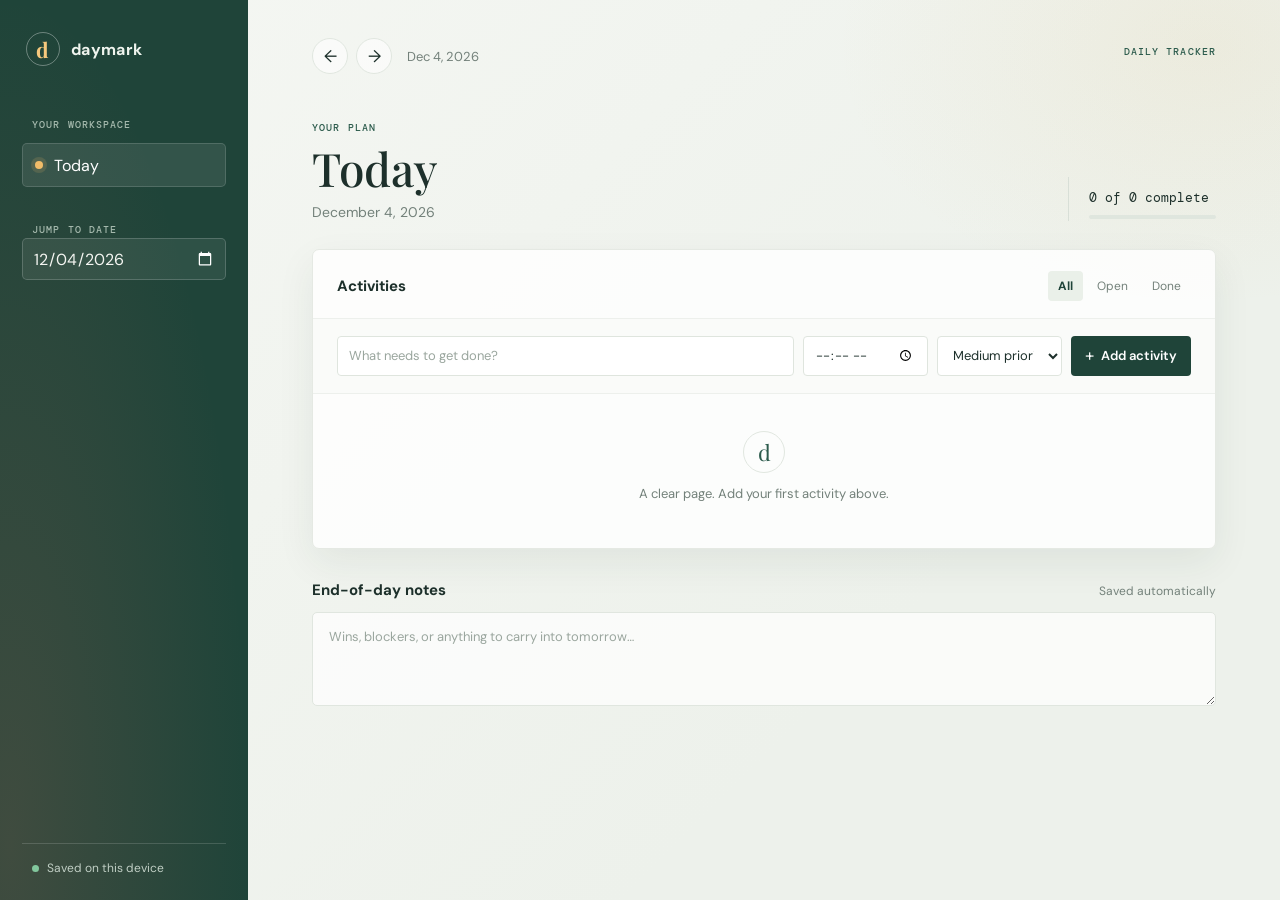
<file: index.html>
<!doctype html>
<html lang="en">
<head>
  <meta charset="utf-8">
  <meta name="viewport" content="width=device-width, initial-scale=1">
  <meta name="theme-color" content="#f3f5f1">
  <title>Daymark | Daily activity tracker</title>
  <link rel="preconnect" href="https://fonts.googleapis.com">
  <link rel="preconnect" href="https://fonts.gstatic.com" crossorigin>
  <link href="https://fonts.googleapis.com/css2?family=DM+Mono:wght@400;500&family=DM+Sans:wght@400;500;600;700&family=Playfair+Display:wght@500;600&display=swap" rel="stylesheet">
  <style>
    :root {
      color-scheme: light;
      --ink: #1d302b;
      --muted: #73817a;
      --line: #e1e7e0;
      --paper: #f3f5f1;
      --white: #fff;
      --forest: #1f4439;
      --forest-light: #2c5b4c;
      --coral: #df725d;
      --blue: #6689b0;
      --gold: #d2a548;
      --shadow: 0 14px 38px rgb(35 57 48 / 7%);
      font-family: "DM Sans", "Avenir Next", sans-serif;
      color: var(--ink);
      background: var(--paper);
      font-synthesis: none;
      text-rendering: optimizeLegibility;
    }

    * { box-sizing: border-box; }

    body {
      min-width: 320px;
      min-height: 100vh;
      margin: 0;
      background:
        radial-gradient(ellipse at 94% 5%, rgb(210 165 72 / 9%), transparent 23rem),
        linear-gradient(135deg, #f5f7f3, #edf1eb 70%);
    }

    button, input, select, textarea { font: inherit; }
    button { color: inherit; }

    .app-shell {
      display: grid;
      grid-template-columns: 248px minmax(0, 1fr);
      min-height: 100vh;
      max-width: 1600px;
      margin: 0 auto;
    }

    .sidebar {
      display: flex;
      flex-direction: column;
      padding: 32px 22px 24px;
      color: #eff4ee;
      background:
        radial-gradient(ellipse at 4% 94%, rgb(223 114 93 / 17%), transparent 15rem),
        var(--forest);
    }

    .brand {
      display: flex;
      align-items: center;
      gap: 11px;
      margin: 0 0 52px 4px;
      font-size: 16px;
      font-weight: 700;
      letter-spacing: .02em;
    }

    .brand-mark {
      display: grid;
      width: 34px;
      aspect-ratio: 1;
      place-items: center;
      border: 1px solid rgb(255 255 255 / 34%);
      border-radius: 50%;
      color: #f5c87d;
      font-family: "Playfair Display", Georgia, serif;
      font-size: 21px;
      line-height: 1;
    }

    .side-label, .eyebrow {
      margin: 0;
      font-family: "DM Mono", monospace;
      font-size: 10px;
      font-weight: 500;
      letter-spacing: .11em;
      text-transform: uppercase;
    }

    .side-label { padding: 0 10px; color: #a5b9ad; }

    .today-link {
      display: flex;
      align-items: center;
      gap: 11px;
      width: 100%;
      min-height: 44px;
      margin: 12px 0 30px;
      padding: 0 12px;
      border: 1px solid rgb(255 255 255 / 14%);
      border-radius: 5px;
      background: rgb(255 255 255 / 9%);
      color: white;
      text-align: left;
      cursor: pointer;
    }

    .today-dot {
      width: 8px;
      aspect-ratio: 1;
      border-radius: 50%;
      background: #f1bc69;
      box-shadow: 0 0 0 4px rgb(241 188 105 / 15%);
    }

    .date-picker-wrap { margin-top: 12px; }

    .date-picker {
      width: 100%;
      min-height: 42px;
      padding: 0 10px;
      border: 1px solid rgb(255 255 255 / 18%);
      border-radius: 5px;
      color: #f4f5f1;
      background: rgb(255 255 255 / 7%);
      color-scheme: dark;
    }

    .side-bottom {
      margin-top: auto;
      padding: 16px 10px 0;
      border-top: 1px solid rgb(255 255 255 / 15%);
      color: #c1cfc5;
      font-size: 12px;
    }

    .save-state { display: flex; align-items: center; gap: 8px; }
    .save-indicator { width: 7px; aspect-ratio: 1; border-radius: 50%; background: #82c79d; }

    main {
      width: min(100%, 1090px);
      margin: 0 auto;
      padding: 38px clamp(22px, 5vw, 76px) 56px;
    }

    .topbar {
      display: flex;
      align-items: center;
      justify-content: space-between;
      gap: 20px;
      margin-bottom: 47px;
    }

    .date-navigation { display: flex; align-items: center; gap: 8px; }

    .icon-button {
      display: inline-grid;
      width: 36px;
      aspect-ratio: 1;
      place-items: center;
      border: 1px solid var(--line);
      border-radius: 50%;
      background: rgb(255 255 255 / 58%);
      font-size: 17px;
      cursor: pointer;
      transition: background .18s ease, transform .18s ease;
    }

    .icon-button:hover { transform: translateY(-1px); background: white; }

    .topbar-date {
      margin: 0 0 0 7px;
      color: var(--muted);
      font-size: 13px;
    }

    .day-heading {
      display: flex;
      align-items: end;
      justify-content: space-between;
      gap: 24px;
      margin-bottom: 28px;
    }

    .eyebrow { margin-bottom: 10px; color: var(--forest-light); }

    h1 {
      margin: 0;
      font-family: "Playfair Display", Georgia, serif;
      font-size: clamp(34px, 5vw, 46px);
      font-weight: 500;
      line-height: 1.08;
    }

    .day-subtitle { margin: 9px 0 0; color: var(--muted); font-size: 14px; }

    .completion-summary {
      min-width: 148px;
      padding: 12px 0 2px 20px;
      border-left: 1px solid #d8dfd7;
    }

    .completion-count {
      display: block;
      margin-bottom: 9px;
      font-family: "DM Mono", monospace;
      font-size: 13px;
    }

    .progress-track { height: 4px; overflow: hidden; border-radius: 5px; background: #dfe6de; }
    .progress-fill { width: 0; height: 100%; border-radius: inherit; background: var(--coral); transition: width .24s ease; }

    .activity-panel {
      overflow: hidden;
      border: 1px solid #e5e9e3;
      border-radius: 7px;
      background: rgb(255 255 255 / 84%);
      box-shadow: var(--shadow);
    }

    .panel-heading {
      display: flex;
      align-items: center;
      justify-content: space-between;
      gap: 16px;
      padding: 21px 24px 17px;
      border-bottom: 1px solid #edf0ec;
    }

    h2 { margin: 0; font-size: 15px; font-weight: 700; }

    .filter-tabs { display: flex; align-items: center; gap: 4px; }

    .filter-button {
      min-height: 30px;
      padding: 0 10px;
      border: 0;
      border-radius: 4px;
      background: transparent;
      color: var(--muted);
      font-size: 12px;
      cursor: pointer;
    }

    .filter-button[aria-pressed="true"] { background: #eaf0e9; color: var(--forest); font-weight: 700; }

    .add-form {
      display: grid;
      grid-template-columns: minmax(140px, 1fr) 125px 125px auto;
      gap: 9px;
      padding: 17px 24px;
      border-bottom: 1px solid #edf0ec;
      background: #fafbf9;
    }

    .field {
      min-width: 0;
      height: 40px;
      padding: 0 11px;
      border: 1px solid #dfe5de;
      border-radius: 4px;
      outline: none;
      background: white;
      color: var(--ink);
      font-size: 13px;
    }

    .field:focus, .activity-title:focus, .activity-time:focus, .activity-priority:focus, textarea:focus {
      border-color: #6b9381;
      box-shadow: 0 0 0 3px rgb(73 126 101 / 12%);
    }

    .field::placeholder { color: #9aa69e; }

    .add-button {
      display: inline-flex;
      align-items: center;
      justify-content: center;
      gap: 7px;
      min-height: 40px;
      padding: 0 14px;
      border: 0;
      border-radius: 4px;
      background: var(--forest);
      color: white;
      font-size: 13px;
      font-weight: 600;
      white-space: nowrap;
      cursor: pointer;
      transition: background .18s ease;
    }

    .add-button:hover { background: var(--forest-light); }
    .plus { font-size: 17px; font-weight: 400; line-height: 1; }

    .activity-list { padding: 5px 24px 12px; }

    .activity-row {
      display: grid;
      grid-template-columns: 20px minmax(0, 1fr) 32px;
      align-items: start;
      gap: 13px;
      padding: 17px 0;
      border-bottom: 1px solid #edf0ec;
      animation: arrive .22s ease both;
    }

    @keyframes arrive { from { opacity: 0; transform: translateY(5px); } to { opacity: 1; transform: translateY(0); } }

    .activity-check {
      width: 18px;
      height: 18px;
      margin: 2px 0 0;
      accent-color: var(--forest-light);
      cursor: pointer;
    }

    .activity-main { min-width: 0; }

    .activity-title {
      display: block;
      width: 100%;
      height: 27px;
      padding: 1px 5px;
      border: 1px solid transparent;
      border-radius: 3px;
      outline: none;
      background: transparent;
      color: var(--ink);
      font-size: 14px;
      font-weight: 600;
    }

    .activity-row.is-done .activity-title { color: #87938b; text-decoration: line-through; }

    .activity-meta { display: flex; flex-wrap: wrap; align-items: center; gap: 9px; margin: 6px 0 0 5px; }

    .activity-time, .activity-priority {
      min-height: 25px;
      padding: 2px 7px;
      border: 1px solid transparent;
      border-radius: 3px;
      outline: none;
      background: transparent;
      color: var(--muted);
      font-size: 11px;
    }

    .activity-time { width: 90px; font-family: "DM Mono", monospace; }
    .activity-priority { cursor: pointer; }
    .activity-priority[data-priority="High"] { color: #bf5948; background: #fff0ed; }
    .activity-priority[data-priority="Medium"] { color: #987322; background: #fbf4e3; }
    .activity-priority[data-priority="Low"] { color: #50749c; background: #edf3f9; }

    .delete-button {
      display: grid;
      width: 30px;
      aspect-ratio: 1;
      place-items: center;
      border: 0;
      border-radius: 4px;
      background: transparent;
      color: #97a29a;
      font-size: 17px;
      cursor: pointer;
      opacity: .65;
    }

    .delete-button:hover { background: #fff0ed; color: #bf5948; opacity: 1; }

    .empty-state {
      padding: 32px 12px 34px;
      color: var(--muted);
      text-align: center;
      font-size: 13px;
    }

    .empty-mark {
      display: grid;
      width: 42px;
      aspect-ratio: 1;
      place-items: center;
      margin: 0 auto 12px;
      border: 1px solid #e1e7e0;
      border-radius: 50%;
      color: var(--forest-light);
      font-family: "Playfair Display", Georgia, serif;
      font-size: 22px;
    }

    .review-section { margin-top: 31px; }

    .review-heading {
      display: flex;
      align-items: baseline;
      justify-content: space-between;
      gap: 12px;
      margin-bottom: 12px;
    }

    .review-heading span { color: var(--muted); font-size: 12px; }

    textarea {
      display: block;
      width: 100%;
      min-height: 94px;
      resize: vertical;
      padding: 14px 16px;
      border: 1px solid #e0e6df;
      border-radius: 5px;
      outline: none;
      background: rgb(255 255 255 / 72%);
      color: var(--ink);
      font-size: 13px;
      line-height: 1.6;
    }

    textarea::placeholder { color: #9aa69e; }

    @media (max-width: 780px) {
      .app-shell { grid-template-columns: 1fr; }
      .sidebar { display: grid; grid-template-columns: 1fr auto; align-items: center; gap: 14px; padding: 14px 20px; }
      .brand { margin: 0; }
      .sidebar-nav { display: flex; align-items: center; gap: 10px; }
      .side-label { display: none; }
      .today-link { width: auto; min-height: 38px; margin: 0; padding: 0 10px; font-size: 12px; }
      .date-picker-wrap { margin: 0; }
      .date-picker { width: 145px; min-height: 38px; font-size: 12px; }
      .side-bottom { display: none; }
      main { padding-top: 25px; }
      .topbar { margin-bottom: 35px; }
    }

    @media (max-width: 560px) {
      .sidebar { grid-template-columns: 1fr; gap: 12px; padding: 13px 18px; }
      .sidebar-nav { justify-content: space-between; }
      .date-picker { width: 155px; }
      main { padding: 20px 16px 36px; }
      .topbar { margin-bottom: 31px; }
      .topbar-date { display: none; }
      .day-heading { align-items: start; gap: 12px; }
      h1 { font-size: 36px; }
      .completion-summary { min-width: 104px; padding-left: 13px; }
      .completion-count { font-size: 11px; white-space: nowrap; }
      .panel-heading { align-items: flex-start; padding: 17px 15px 13px; }
      .filter-tabs { gap: 0; }
      .filter-button { padding: 0 7px; font-size: 11px; }
      .add-form { grid-template-columns: minmax(0, 1fr) 106px; padding: 14px 15px; }
      .add-form .activity-name-field { grid-column: 1 / -1; }
      .add-button { padding: 0 10px; font-size: 12px; }
      .activity-list { padding: 3px 15px 10px; }
      .activity-row { gap: 9px; }
    }

    @media (prefers-reduced-motion: reduce) {
      *, *::before, *::after { scroll-behavior: auto !important; animation-duration: .01ms !important; transition-duration: .01ms !important; }
    }
  </style>
</head>
<body>
  <div class="app-shell">
    <aside class="sidebar" aria-label="Tracker navigation">
      <div class="brand"><span class="brand-mark" aria-hidden="true">d</span><span>daymark</span></div>
      <div class="sidebar-nav">
        <div>
          <p class="side-label">Your workspace</p>
          <button class="today-link" id="todayButton" type="button"><span class="today-dot" aria-hidden="true"></span>Today</button>
        </div>
        <div class="date-picker-wrap">
          <label class="side-label" for="datePicker">Jump to date</label>
          <input class="date-picker" id="datePicker" type="date" aria-label="Choose a day">
        </div>
      </div>
      <div class="side-bottom"><div class="save-state"><span class="save-indicator" aria-hidden="true"></span><span id="saveStatus">Saved on this device</span></div></div>
    </aside>

    <main>
      <header class="topbar">
        <div class="date-navigation" aria-label="Change day">
          <button class="icon-button" id="previousDay" type="button" aria-label="Previous day" title="Previous day">&#8592;</button>
          <button class="icon-button" id="nextDay" type="button" aria-label="Next day" title="Next day">&#8594;</button>
          <p class="topbar-date" id="topbarDate"></p>
        </div>
        <p class="eyebrow" id="todayMarker">DAILY TRACKER</p>
      </header>

      <section aria-labelledby="pageTitle">
        <div class="day-heading">
          <div>
            <p class="eyebrow" id="dayEyebrow">YOUR PLAN</p>
            <h1 id="pageTitle">Today</h1>
            <p class="day-subtitle" id="daySubtitle"></p>
          </div>
          <div class="completion-summary" aria-live="polite">
            <span class="completion-count" id="completionCount">0 of 0 complete</span>
            <div class="progress-track" role="progressbar" id="progressBar" aria-label="Daily completion" aria-valuemin="0" aria-valuemax="100" aria-valuenow="0"><div class="progress-fill" id="progressFill"></div></div>
          </div>
        </div>

        <section class="activity-panel" aria-labelledby="activitiesHeading">
          <div class="panel-heading">
            <h2 id="activitiesHeading">Activities</h2>
            <div class="filter-tabs" role="group" aria-label="Filter activities">
              <button class="filter-button" type="button" data-filter="all" aria-pressed="true">All</button>
              <button class="filter-button" type="button" data-filter="open" aria-pressed="false">Open</button>
              <button class="filter-button" type="button" data-filter="done" aria-pressed="false">Done</button>
            </div>
          </div>

          <form class="add-form" id="addForm">
            <input class="field activity-name-field" id="activityName" type="text" maxlength="120" placeholder="What needs to get done?" aria-label="Activity name" required>
            <input class="field" id="activityTime" type="time" aria-label="Activity time">
            <select class="field" id="activityPriority" aria-label="Activity priority">
              <option value="High">High priority</option>
              <option value="Medium" selected>Medium priority</option>
              <option value="Low">Low priority</option>
            </select>
            <button class="add-button" type="submit"><span class="plus" aria-hidden="true">+</span> Add activity</button>
          </form>

          <div class="activity-list" id="activityList" aria-live="polite"></div>
        </section>

        <section class="review-section" aria-labelledby="reviewHeading">
          <div class="review-heading">
            <h2 id="reviewHeading">End-of-day notes</h2>
            <span>Saved automatically</span>
          </div>
          <textarea id="reflection" maxlength="2000" placeholder="Wins, blockers, or anything to carry into tomorrow…" aria-label="End-of-day notes"></textarea>
        </section>
      </section>
    </main>
  </div>

  <script>
    (() => {
      const storageKey = "daymark.daily-tracker.v1";
      const datePicker = document.querySelector("#datePicker");
      const activityList = document.querySelector("#activityList");
      const activityName = document.querySelector("#activityName");
      const activityTime = document.querySelector("#activityTime");
      const activityPriority = document.querySelector("#activityPriority");
      const reflection = document.querySelector("#reflection");
      const saveStatus = document.querySelector("#saveStatus");
      const today = toDateKey(new Date());
      let selectedDate = today;
      let activeFilter = "all";
      let days = loadDays();

      function toDateKey(date) {
        const year = date.getFullYear();
        const month = String(date.getMonth() + 1).padStart(2, "0");
        const day = String(date.getDate()).padStart(2, "0");
        return `${year}-${month}-${day}`;
      }

      function fromDateKey(key) {
        const [year, month, day] = key.split("-").map(Number);
        return new Date(year, month - 1, day);
      }

      function loadDays() {
        try {
          const saved = JSON.parse(localStorage.getItem(storageKey) || "{}");
          return saved && typeof saved === "object" && !Array.isArray(saved) ? saved : {};
        } catch {
          return {};
        }
      }

      function getDay() {
        if (!days[selectedDate] || typeof days[selectedDate] !== "object") {
          days[selectedDate] = { activities: [], reflection: "" };
        }
        if (!Array.isArray(days[selectedDate].activities)) days[selectedDate].activities = [];
        if (typeof days[selectedDate].reflection !== "string") days[selectedDate].reflection = "";
        return days[selectedDate];
      }

      function saveDays() {
        try {
          localStorage.setItem(storageKey, JSON.stringify(days));
          saveStatus.textContent = "Saved on this device";
        } catch {
          saveStatus.textContent = "Could not save changes";
        }
      }

      function formatDate(key, options) {
        return new Intl.DateTimeFormat(undefined, options).format(fromDateKey(key));
      }

      function makeInput(className, type, value, label) {
        const input = document.createElement("input");
        input.className = className;
        input.type = type;
        input.value = value || "";
        input.setAttribute("aria-label", label);
        return input;
      }

      function renderActivity(activity) {
        const row = document.createElement("article");
        row.className = `activity-row${activity.done ? " is-done" : ""}`;

        const checkbox = document.createElement("input");
        checkbox.className = "activity-check";
        checkbox.type = "checkbox";
        checkbox.checked = Boolean(activity.done);
        checkbox.setAttribute("aria-label", `Mark ${activity.title || "activity"} ${activity.done ? "not done" : "done"}`);
        checkbox.addEventListener("change", () => {
          activity.done = checkbox.checked;
          saveDays();
          render();
        });

        const main = document.createElement("div");
        main.className = "activity-main";
        const title = makeInput("activity-title", "text", activity.title, "Activity name");
        title.maxLength = 120;
        title.addEventListener("change", () => {
          activity.title = title.value.trim();
          if (!activity.title) {
            getDay().activities = getDay().activities.filter((item) => item.id !== activity.id);
          }
          saveDays();
          render();
        });

        const meta = document.createElement("div");
        meta.className = "activity-meta";
        const time = makeInput("activity-time", "time", activity.time, `Time for ${activity.title}`);
        time.addEventListener("change", () => { activity.time = time.value; saveDays(); });

        const priority = document.createElement("select");
        priority.className = "activity-priority";
        priority.setAttribute("aria-label", `Priority for ${activity.title}`);
        ["High", "Medium", "Low"].forEach((level) => {
          const option = document.createElement("option");
          option.value = level;
          option.textContent = `${level} priority`;
          option.selected = (activity.priority || "Medium") === level;
          priority.append(option);
        });
        priority.dataset.priority = activity.priority || "Medium";
        priority.addEventListener("change", () => {
          activity.priority = priority.value;
          priority.dataset.priority = priority.value;
          saveDays();
        });
        meta.append(time, priority);
        main.append(title, meta);

        const remove = document.createElement("button");
        remove.className = "delete-button";
        remove.type = "button";
        remove.textContent = "×";
        remove.setAttribute("aria-label", `Delete ${activity.title || "activity"}`);
        remove.title = "Delete activity";
        remove.addEventListener("click", () => {
          getDay().activities = getDay().activities.filter((item) => item.id !== activity.id);
          saveDays();
          render();
        });

        row.append(checkbox, main, remove);
        return row;
      }

      function render() {
        const date = fromDateKey(selectedDate);
        const isToday = selectedDate === today;
        document.querySelector("#pageTitle").textContent = isToday ? "Today" : formatDate(selectedDate, { weekday: "long" });
        document.querySelector("#dayEyebrow").textContent = isToday ? "YOUR PLAN" : "DAILY PLAN";
        document.querySelector("#daySubtitle").textContent = formatDate(selectedDate, { month: "long", day: "numeric", year: "numeric" });
        document.querySelector("#topbarDate").textContent = formatDate(selectedDate, { month: "short", day: "numeric", year: "numeric" });
        document.querySelector("#todayMarker").textContent = isToday ? "DAILY TRACKER" : "DAY VIEW";
        datePicker.value = selectedDate;
        reflection.value = getDay().reflection;

        const all = getDay().activities;
        const completed = all.filter((activity) => activity.done).length;
        const percentage = all.length ? Math.round((completed / all.length) * 100) : 0;
        document.querySelector("#completionCount").textContent = `${completed} of ${all.length} complete`;
        document.querySelector("#progressFill").style.width = `${percentage}%`;
        document.querySelector("#progressBar").setAttribute("aria-valuenow", String(percentage));

        document.querySelectorAll("[data-filter]").forEach((button) => {
          button.setAttribute("aria-pressed", String(button.dataset.filter === activeFilter));
        });

        const visible = all.filter((activity) => activeFilter === "all" || (activeFilter === "done" ? activity.done : !activity.done));
        activityList.replaceChildren();
        if (visible.length) {
          visible.forEach((activity) => activityList.append(renderActivity(activity)));
        } else {
          const empty = document.createElement("div");
          empty.className = "empty-state";
          const mark = document.createElement("span");
          mark.className = "empty-mark";
          mark.setAttribute("aria-hidden", "true");
          mark.textContent = activeFilter === "done" ? "✓" : "d";
          const message = document.createElement("div");
          message.textContent = activeFilter === "done" ? "Nothing completed yet." : activeFilter === "open" && all.length ? "All activities are complete." : "A clear page. Add your first activity above.";
          empty.append(mark, message);
          activityList.append(empty);
        }
      }

      document.querySelector("#addForm").addEventListener("submit", (event) => {
        event.preventDefault();
        const title = activityName.value.trim();
        if (!title) {
          activityName.focus();
          return;
        }
        getDay().activities.push({
          id: `${Date.now()}-${Math.random().toString(36).slice(2, 8)}`,
          title,
          time: activityTime.value,
          priority: activityPriority.value,
          done: false
        });
        saveDays();
        activityName.value = "";
        activityTime.value = "";
        activityPriority.value = "Medium";
        activeFilter = "all";
        render();
        activityName.focus();
      });

      document.querySelectorAll("[data-filter]").forEach((button) => {
        button.addEventListener("click", () => {
          activeFilter = button.dataset.filter;
          render();
        });
      });

      document.querySelector("#previousDay").addEventListener("click", () => {
        const date = fromDateKey(selectedDate);
        date.setDate(date.getDate() - 1);
        selectedDate = toDateKey(date);
        render();
      });

      document.querySelector("#nextDay").addEventListener("click", () => {
        const date = fromDateKey(selectedDate);
        date.setDate(date.getDate() + 1);
        selectedDate = toDateKey(date);
        render();
      });

      document.querySelector("#todayButton").addEventListener("click", () => {
        selectedDate = today;
        render();
      });

      datePicker.addEventListener("change", () => {
        if (datePicker.value) {
          selectedDate = datePicker.value;
          render();
        }
      });

      reflection.addEventListener("input", () => {
        getDay().reflection = reflection.value;
        saveDays();
      });

      render();
    })();
  </script>
</body>
</html>
</file>
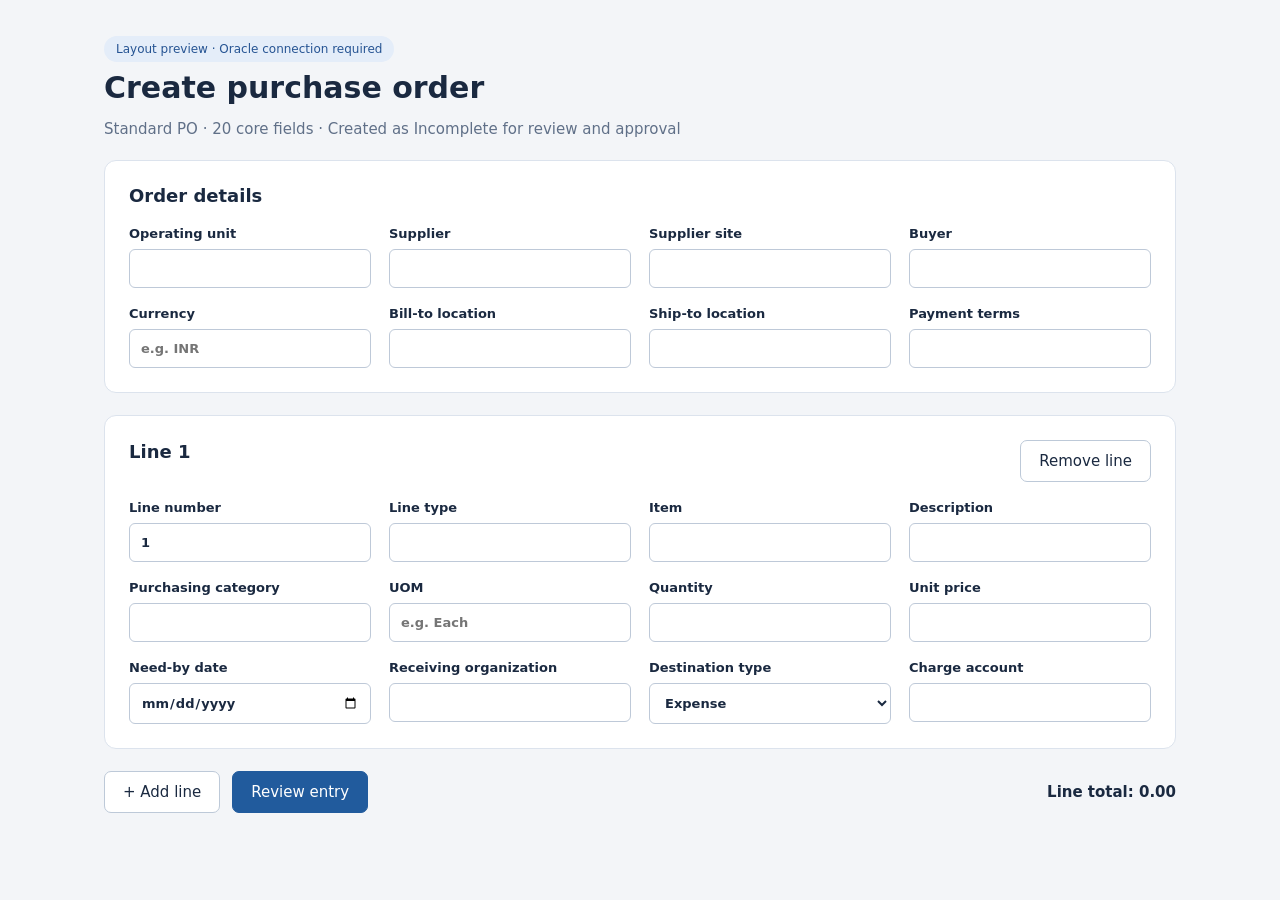
<file: custom-po-form/preview.html>
<!doctype html>
<html lang="en"><head><meta charset="utf-8"><meta name="viewport" content="width=device-width,initial-scale=1"><title>Custom Purchase Order</title>
<style>
*{box-sizing:border-box}body{margin:0;background:#f3f5f8;color:#1a2940;font:15px system-ui,sans-serif}main{max-width:1120px;margin:36px auto;padding:0 24px}h1{margin:8px 0;font-size:30px}h2{font-size:18px;margin:0 0 20px}.meta{color:#607088}.tag{display:inline-block;color:#265493;background:#e4edf9;border-radius:30px;padding:6px 12px;font-size:12px}.card{background:white;border:1px solid #dce3ed;border-radius:12px;padding:24px;margin:22px 0}.grid{display:grid;grid-template-columns:repeat(4,1fr);gap:18px}label{display:block;font-size:13px;font-weight:600}input,select{display:block;margin-top:8px;width:100%;padding:11px;border:1px solid #bec9d8;border-radius:6px;background:white;color:inherit;font:inherit}input:focus,select:focus{outline:2px solid #2e69b5;outline-offset:1px}.actions{display:flex;gap:12px;align-items:center;flex-wrap:wrap}button{border:1px solid #bdc9d8;padding:11px 18px;border-radius:7px;background:white;cursor:pointer;color:inherit;font:inherit}.primary{background:#215b9d;color:white;border-color:#215b9d}.line-title{display:flex;justify-content:space-between;align-items:center;margin-bottom:18px}pre{white-space:pre-wrap;overflow-wrap:anywhere;font-size:12px}#summary{font-weight:600;margin-left:auto}[hidden]{display:none!important}@media(max-width:850px){.grid{grid-template-columns:repeat(2,1fr)}}@media(max-width:480px){.grid{grid-template-columns:1fr}main{padding:0 14px}.card{padding:18px}}
</style></head><body><main>
<span class="tag">Layout preview · Oracle connection required</span>
<h1>Create purchase order</h1><p class="meta">Standard PO · 20 core fields · Created as Incomplete for review and approval</p>
<form id="poForm"><section class="card"><h2>Order details</h2><div id="header" class="grid"></div></section>
<div id="lines"></div><div class="actions"><button type="button" id="addLine">+ Add line</button><button class="primary" type="submit">Review entry</button><button type="button" id="export" hidden>Download entry</button><span id="summary" aria-live="polite"></span></div></form>
<section class="card" id="review" hidden><h2>Entry review</h2><p>This preview validates your entry and exports it for review. Posting is handled by the Oracle form after deployment.</p><pre id="payload"></pre></section>
</main><script>
const headerFields=[["org_id", "Operating unit"], ["vendor_id", "Supplier"], ["vendor_site_id", "Supplier site"], ["agent_id", "Buyer"], ["currency_code", "Currency"], ["bill_to_location_id", "Bill-to location"], ["ship_to_location_id", "Ship-to location"], ["terms_id", "Payment terms"]];
const lineFields=[["line_num", "Line number"], ["line_type_id", "Line type"], ["item_id", "Item"], ["item_description", "Description"], ["category_id", "Purchasing category"], ["unit_of_measure", "UOM"], ["quantity", "Quantity"], ["unit_price", "Unit price"], ["need_by_date", "Need-by date"], ["ship_to_organization_id", "Receiving organization"], ["destination_type_code", "Destination type"], ["charge_account_id", "Charge account"]];
let nextLine=1;
let reviewed=null;
function makeField(name,label,lineNumber){
 const box=document.createElement('label');box.textContent=label;
 let input;
 if(name==='destination_type_code'){
  input=document.createElement('select');for(const value of ['EXPENSE','INVENTORY']){const o=document.createElement('option');o.value=value;o.textContent=value==='EXPENSE'?'Expense':'Inventory';input.append(o);}
 }else{input=document.createElement('input');input.type=name==='need_by_date'?'date':'text';}
 input.name=name;input.required=name!=='item_id';
 if(name==='line_num'){input.value=lineNumber;input.readOnly=true;}
 if(name==='quantity'||name==='unit_price'){input.type='number';input.min=name==='quantity'?'0.000001':'0';input.step='any';}
 if(name==='currency_code'){input.maxLength=15;input.placeholder='e.g. INR';}
 if(name==='need_by_date'){const d=new Date();input.min=[d.getFullYear(),String(d.getMonth()+1).padStart(2,'0'),String(d.getDate()).padStart(2,'0')].join('-');}
 if(name==='item_description'){input.maxLength=240;}
 if(name==='unit_of_measure'){input.maxLength=25;input.placeholder='e.g. Each';}
 box.append(input);return box;
}
for(const [name,label] of headerFields)document.getElementById('header').append(makeField(name,label));
function addLine(){
 const number=nextLine++;const section=document.createElement('section');section.className='card line';
 const top=document.createElement('div');top.className='line-title';const title=document.createElement('h2');title.textContent='Line '+number;top.append(title);
 const remove=document.createElement('button');remove.type='button';remove.textContent='Remove line';remove.addEventListener('click',()=>{if(document.querySelectorAll('.line').length>1){section.remove();invalidate();updateTotal();}});top.append(remove);section.append(top);
 const grid=document.createElement('div');grid.className='grid';for(const [name,label] of lineFields)grid.append(makeField(name,label,number));section.append(grid);document.getElementById('lines').append(section);invalidate();updateTotal();
}
function values(container){return Object.fromEntries([...container.querySelectorAll('input,select')].map(el=>[el.name,el.value.trim()]));}
function invalidate(){reviewed=null;document.getElementById('review').hidden=true;document.getElementById('export').hidden=true;}
function updateTotal(){let total=0;for(const section of document.querySelectorAll('.line')){const v=values(section);total+=(Number(v.quantity)||0)*(Number(v.unit_price)||0);}const c=document.querySelector('[name=currency_code]').value.toUpperCase();document.getElementById('summary').textContent='Line total: '+total.toLocaleString(undefined,{minimumFractionDigits:2,maximumFractionDigits:2})+(c?' '+c:'');}
document.getElementById('addLine').addEventListener('click',addLine);
document.getElementById('poForm').addEventListener('input',()=>{invalidate();updateTotal();});
document.getElementById('poForm').addEventListener('change',()=>{invalidate();updateTotal();});
document.getElementById('poForm').addEventListener('submit',e=>{e.preventDefault();reviewed={document_type:'STANDARD',approval_status:'INCOMPLETE',header:values(document.getElementById('header')),lines:[...document.querySelectorAll('.line')].map(values)};document.getElementById('payload').textContent=JSON.stringify(reviewed,null,2);document.getElementById('review').hidden=false;document.getElementById('export').hidden=false;});
document.getElementById('export').addEventListener('click',()=>{if(!reviewed)return;const url=URL.createObjectURL(new Blob([JSON.stringify(reviewed,null,2)],{type:'application/json'}));const a=document.createElement('a');a.href=url;a.download='custom-po-entry.json';a.click();setTimeout(()=>URL.revokeObjectURL(url),1000);});
addLine();
</script></body></html>
</file>
